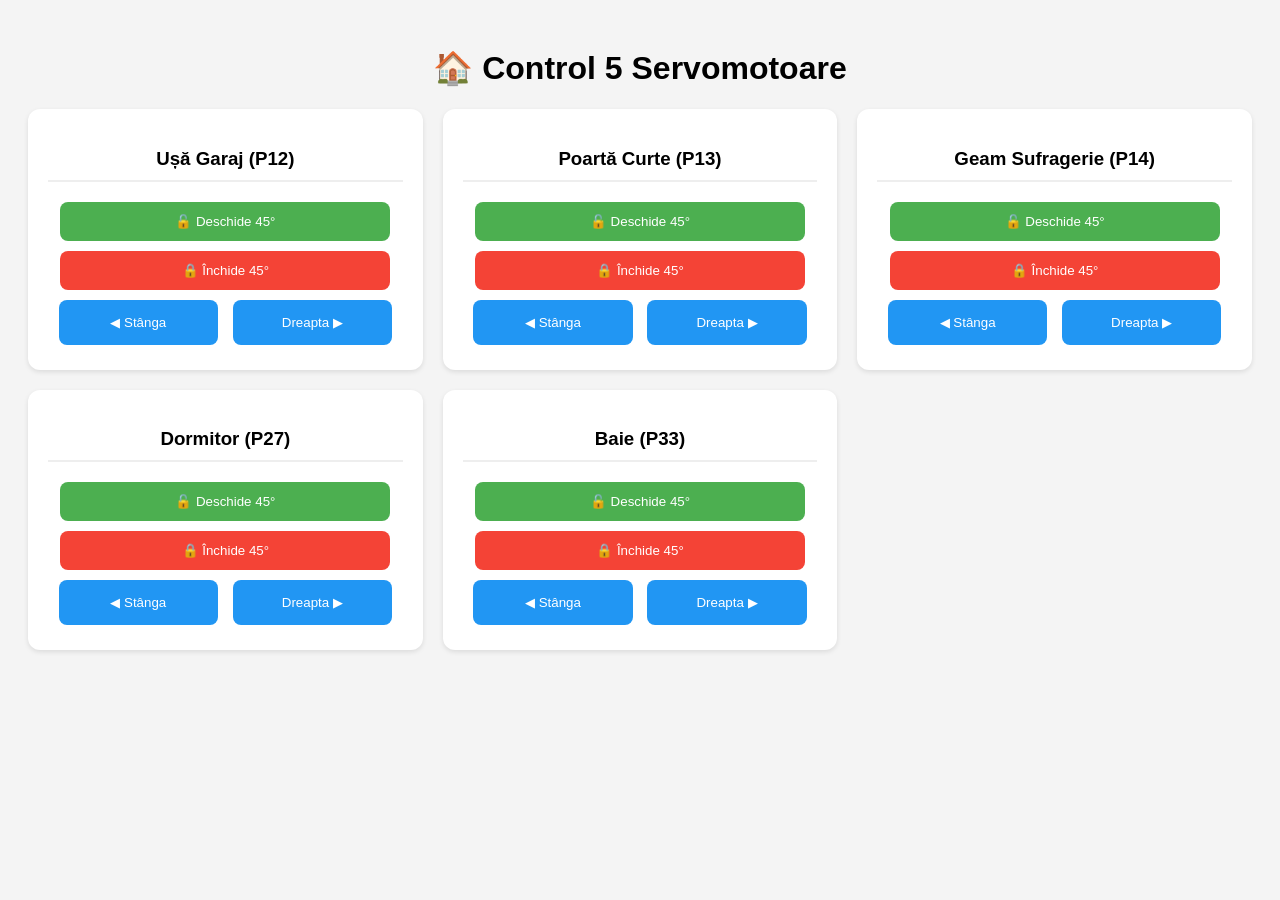
<file: data/index.html>
<!DOCTYPE html>
<html>
<head>
    <meta charset="UTF-8">
    <meta name="viewport" content="width=device-width, initial-scale=1.0">
    <title>Control 5 Servos</title>
    <style>
        body { font-family: sans-serif; text-align: center; background: #f4f4f4; padding: 20px; }
        .grid { display: grid; grid-template-columns: repeat(auto-fit, minmax(300px, 1fr)); gap: 20px; }
        .card { background: white; padding: 20px; border-radius: 12px; box-shadow: 0 2px 5px rgba(0,0,0,0.1); }
        .btn-hold { width: 45%; padding: 15px; margin: 5px; cursor: pointer; border: none; background: #2196F3; color: white; border-radius: 8px; }
        .btn-click { width: 93%; padding: 12px; margin: 5px; cursor: pointer; border: none; background: #4CAF50; color: white; border-radius: 8px; }
        .btn-hold:active { background: #1565C0; }
        h3 { margin-bottom: 15px; border-bottom: 2px solid #eee; padding-bottom: 10px; }
    </style>
</head>
<body>
    <h1>🏠 Control 5 Servomotoare</h1>
    <div class="grid">
        <script>
            const servoNames = ["Ușă Garaj (P12)", "Poartă Curte (P13)", "Geam Sufragerie (P14)", "Dormitor (P27)", "Baie (P33)"];
            
            for(let i=1; i<=5; i++) {
                document.write(`
                    <div class="card">
                        <h3>${servoNames[i-1]}</h3>
                        <button class="btn-click" onclick="cmd('/s${i}/open')">🔓 Deschide 45°</button>
                        <button class="btn-click" onclick="cmd('/s${i}/close')" style="background:#f44336">🔒 Închide 45°</button>
                        <br>
                        <button class="btn-hold" onmousedown="cmd('/s${i}/left')" onmouseup="cmd('/s${i}/stop')" 
                                ontouchstart="cmd('/s${i}/left')" ontouchend="cmd('/s${i}/stop')">◀ Stânga</button>
                        <button class="btn-hold" onmousedown="cmd('/s${i}/right')" onmouseup="cmd('/s${i}/stop')" 
                                ontouchstart="cmd('/s${i}/right')" ontouchend="cmd('/s${i}/stop')">Dreapta ▶</button>
                    </div>
                `);
            }
            
            function cmd(path) { fetch(path); }
        </script>
    </div>
</body>
</html>
</file>
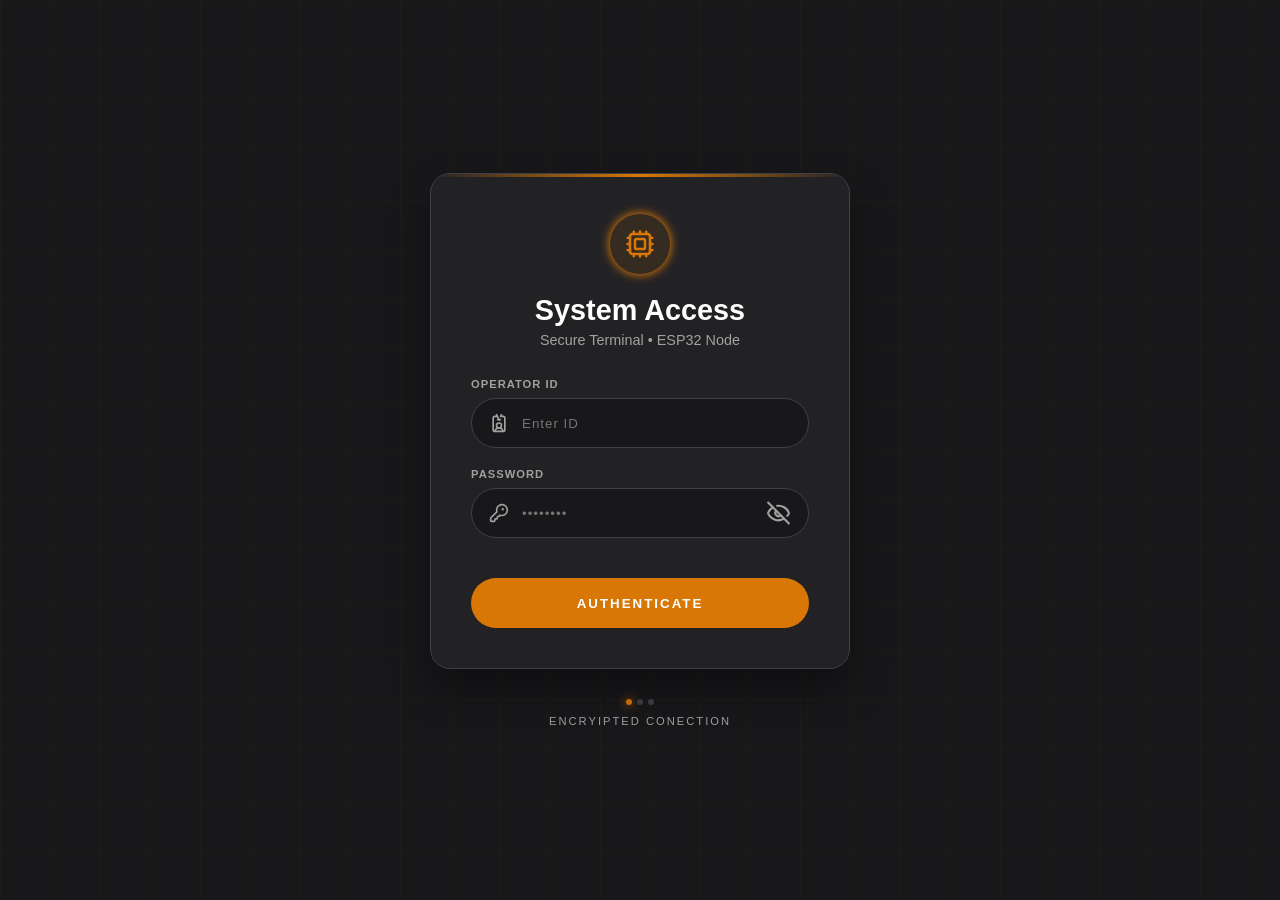
<file: data/login.html>
<!DOCTYPE html>
<html lang="en">
<head>

    <meta charset="UTF-8">
    <meta name="viewport" content="width=device-width, initial-scale=1.0">
    <title>SmartHome Login</title>

    <link rel="stylesheet" href="/data/css/global.css">
    <link rel="stylesheet" href="/data/css/login.css">
</head>
<body>
    <div class="login-wrapper">
        <div class="login-card">
            <div class="top-glow"></div>
            <div class="chip-logo">
                <svg xmlns="http://www.w3.org/2000/svg" viewBox="0 0 24 24" fill="none" stroke="currentColor" stroke-width="2" stroke-linecap="round" stroke-linejoin="round" class="lucide lucide-cpu-icon lucide-cpu"><path d="M12 20v2"/><path d="M12 2v2"/><path d="M17 20v2"/><path d="M17 2v2"/><path d="M2 12h2"/><path d="M2 17h2"/><path d="M2 7h2"/><path d="M20 12h2"/><path d="M20 17h2"/><path d="M20 7h2"/><path d="M7 20v2"/><path d="M7 2v2"/><rect x="4" y="4" width="16" height="16" rx="2"/><rect x="8" y="8" width="8" height="8" rx="1"/></svg>
            </div>
            <div class="header">
                <h1>System Access</h1>
                <p>Secure Terminal • ESP32 Node</p>
            </div>

            <form class="login-form" id="login-form" autocomplete="off">

                <div class="input-group">
                    <label for="username">OPERATOR ID</label>
                    <div class="input-field">
                        <span><svg xmlns="http://www.w3.org/2000/svg" width="24" height="24" viewBox="0 0 24 24" fill="none" stroke="currentColor" stroke-width="2" stroke-linecap="round" stroke-linejoin="round" class="lucide lucide-id-card-lanyard-icon lucide-id-card-lanyard"><path d="M13.5 8h-3"/><path d="m15 2-1 2h3a2 2 0 0 1 2 2v14a2 2 0 0 1-2 2H7a2 2 0 0 1-2-2V6a2 2 0 0 1 2-2h3"/><path d="M16.899 22A5 5 0 0 0 7.1 22"/><path d="m9 2 3 6"/><circle cx="12" cy="15" r="3"/></svg></span>
                        <input type="text" id="username" placeholder="Enter ID" maxlength="25">
                    </div>
                    <span id="user-error" class="error-state" style="display: none;">Incorectinput/to long</span>
                </div>

                <div class="input-group">
                    <label for="password">PASSWORD</label>
                    <div class="input-field">
                        <span><svg xmlns="http://www.w3.org/2000/svg" viewBox="0 0 24 24" fill="none" stroke="currentColor" stroke-width="2" stroke-linecap="round" stroke-linejoin="round" class="lucide lucide-key-round-icon lucide-key-round"><path d="M2.586 17.414A2 2 0 0 0 2 18.828V21a1 1 0 0 0 1 1h3a1 1 0 0 0 1-1v-1a1 1 0 0 1 1-1h1a1 1 0 0 0 1-1v-1a1 1 0 0 1 1-1h.172a2 2 0 0 0 1.414-.586l.814-.814a6.5 6.5 0 1 0-4-4z"/><circle cx="16.5" cy="7.5" r=".5" fill="currentColor"/></svg></span>
                        <input type="password" id="password" placeholder="••••••••" maxlength="25">
                        <span class="eye-wrapper" id="eye-wrapper">
                            <svg id="eye-open" style="display:none" xmlns="http://www.w3.org/2000/svg" viewBox="0 0 24 24" fill="none" stroke="#ffffff" stroke-width="2" stroke-linecap="round" stroke-linejoin="round"><path d="M2.062 12.348a1 1 0 0 1 0-.696 10.75 10.75 0 0 1 19.876 0 1 1 0 0 1 0 .696 10.75 10.75 0 0 1-19.876 0"/><circle cx="12" cy="12" r="3"/></svg>
                            <svg id="eye-closed"  xmlns="http://www.w3.org/2000/svg" viewBox="0 0 24 24" fill="none" stroke="#ffffff" stroke-width="2" stroke-linecap="round" stroke-linejoin="round" class="lucide lucide-eye-off-icon lucide-eye-off"><path d="M10.733 5.076a10.744 10.744 0 0 1 11.205 6.575 1 1 0 0 1 0 .696 10.747 10.747 0 0 1-1.444 2.49"/><path d="M14.084 14.158a3 3 0 0 1-4.242-4.242"/><path d="M17.479 17.499a10.75 10.75 0 0 1-15.417-5.151 1 1 0 0 1 0-.696 10.75 10.75 0 0 1 4.446-5.143"/><path d="m2 2 20 20"/></svg>
                        </span>
                    </div>
                    <span id="password-error" class="error-state" style="display: none;" >Incorectinput/to long</span>
                </div>

                <button type="submit" class="submit-btn">
                    Authenticate
                </button>
            </form>

            
        </div>
        <div class="footer">
            <div class="dots">
                <span class="active-dot"></span>
                <span class="dot"></span>
                <span class="dot"></span>
            </div> 
                <p>Encryipted Conection</p>
            </div>
    </div>


    <script src="/data/js/login.js"></script>
</body>
</html>
</file>
<file: data/css/global.css>
:root{
    /*Culori Principale*/
    --primary: #d97706;
    --primary-hover: #b45309;
    --primary-opacity-10:rgba(217, 119, 6, 0.1);

    /*Fundaluri*/
    --background-dark-z900:#18181b;
    --surf-background-z800:#222225;
    --border-background-z700:#3f3f46;
    --border-background-z700_10:#52525b;
    --border-background-z700-10:#2d2d33;


    /*Stare*/
    --success-600: #059669;
    --success-700: #047857;
    --success-800: #065f46;

    --success-600-op10: #0596691a; /* 10% opacitate */
  


    --error:#ef4444;
    --error-10op10: #ef44441a;
    --info: #3b82f6;
    --blue-600-op10: #2563eb1a;
    --blue-600-op20: #2563eb33;

    /*text*/
    --text-white: #ffffff;
    --text-muted: #a1a1a1;

    --font-main: sans-serif;

    --important-text-size: 1.8rem;
    --normal-text:1rem;
    --subtitle-text-size:0.9rem;
    --labels-text-size:0.7rem;

    --font-weight:700;
    --font-weight:800;
    
}   

*{
    margin: 0;
    padding:0;
    box-sizing: border-box;
}

body{
    background-color: var(--background-dark-z900);
    color: var(--text-white);
    font-family: var(--font-main);
}



.flex-center {
    display: flex;
    align-items: center;
    justify-content: center;
}

.flex-between {
    display: flex;
    align-items: center;
    justify-content: space-between;
}

.flex-column-between {
    display: flex;
    flex-direction: column;
    justify-content: space-between;
}


.input-error-info{
    font-size: var(--labels-text-size);
    color: var(--error);
    margin-top: 10px;
}
</file>
<file: data/css/login.css>
.login-wrapper{
    min-height: 100vh;
    display: flex;
    align-items: center;
    justify-content: center;
    flex-direction: column;
    gap: 30px;
    padding: 20px;
    background-image: 
        linear-gradient(rgba(217, 119, 6, 0.03) 1px, transparent 1px),
        linear-gradient(90deg, rgba(217, 119, 6, 0.03) 1px, transparent 1px);
    background-size: 50px 50px;
}

.login-card{
    width: 100%;
    max-width: 420px;
    background: var(--surf-background-z800);
    backdrop-filter: blur(15px);
    border: 1px solid var(--border-background-z700);
    border-radius: 20px;
    position: relative;
    padding: 40px;
    overflow: hidden;
    box-shadow: 0 20px 40px rgba(0, 0, 0, 0.4);
}

.top-glow{
    position: absolute;
    top: 0;
    left: 0;
    width: 100%;
    height: 3px;
    background:linear-gradient(90deg, transparent, var(--primary), transparent);
}

.chip-logo{
    display: flex;
    justify-content: center;
    align-items: center;
    margin-bottom: 20px;
    height: 60px;
}
.chip-logo svg{
    max-width: 100%;
    max-height: 100%;
    object-fit: contain;
    padding: 15px;
    border-radius: 50%;
    background-color: var(--primary-opacity-10);
    stroke: var(--primary);
    z-index: 20;
    box-shadow: 0 0 10px 1px var(--primary);
}

.header{
    text-align: center;
    margin-bottom: 30px;
}
.header h1{
    font-size: var(--important-text-size);
    font-weight: 800;
}
.header p{
    font-size: var(--subtitle-text-size);
    color: var(--text-muted);
    margin-top: 5px;
}

.login-form{
    display: flex;
    flex-direction: column;
    gap: 20px;
}


.input-group{
    position: relative;
    display: flex;
    flex-direction: column;
    gap: 8px;
}
.input-group label{
    font-size: var(--labels-text-size);
    color: var(--text-muted);
    font-weight: 700;
    text-transform: uppercase;
    letter-spacing: 1px;
}
input{
    width: 100%;
    height: 50px;
    background-color: var(--background-dark-z900);
    border: 1px solid var(--border-background-z700);
    border-radius: 30px;
    padding: 0 15px 0 50px;
    color: white;
    outline: none;
    transition: 0.3s ease;
    letter-spacing: 1px;
}

.input-error{
    border: 1px solid var(--error) !important;
}

input:focus{
    border-color: var(--primary);
}

.input-field{
    display: flex;
    align-items: center;
    position: relative;
}
.input-field > span:first-child svg{
    position: absolute;
    left: 18px;
    width: 20px;
    height: 20px;
    top: 50%;
    transform: translateY(-50%);
    color: var(--text-muted);
    pointer-events: none;
    transition: 0.3s ease;
}

.eye-wrapper{
    position: absolute;
    right: 18px;
    top: 50%;
    transform: translateY(-50%);

    display: flex;
    align-items: center;
    justify-content: center;

    cursor: pointer;
}

.eye-wrapper svg{
    width: 25px;
    height: 25px;
    stroke: var(--text-muted);
}


.error-state{font-size: var(--labels-text-size);
    color: var(--error);
    font-weight: 700;
    text-transform: uppercase;
    letter-spacing: 1px;
}

.submit-btn{
    width: 100%;
    height: 50px;
    background: var(--primary);
    border: none;
    border-radius: 30px;
    font-weight: 700;
    text-transform: uppercase;
    color: var(--text-white);
    cursor: pointer;
    transition: background 0.3s ease, transform 0.1s ease;
    margin-top: 20px;
    letter-spacing: 2px;
}
.submit-btn:hover{
    background:var(--primary-hover);
}
.submit-btn:active{
    transform: scale(0.98);
}

.footer{
    display: flex;
    justify-content: center;
    align-items: center;
    flex-direction: column;
    gap: 10px;
}
.dots{
    display: flex;
    gap: 5px;
}
.dot, .active-dot{
    width: 6px;
    height: 6px;
    border-radius: 50%;
    background:var(--border-background-z700) ;
}
.active-dot{
    background-color: var(--primary);
    box-shadow: 0 0 10px var(--primary);
}
.footer p{
    font-size: var(--labels-text-size);
    color: var(--text-muted);
    text-transform: uppercase;
    letter-spacing: 2px;
}
</file>
